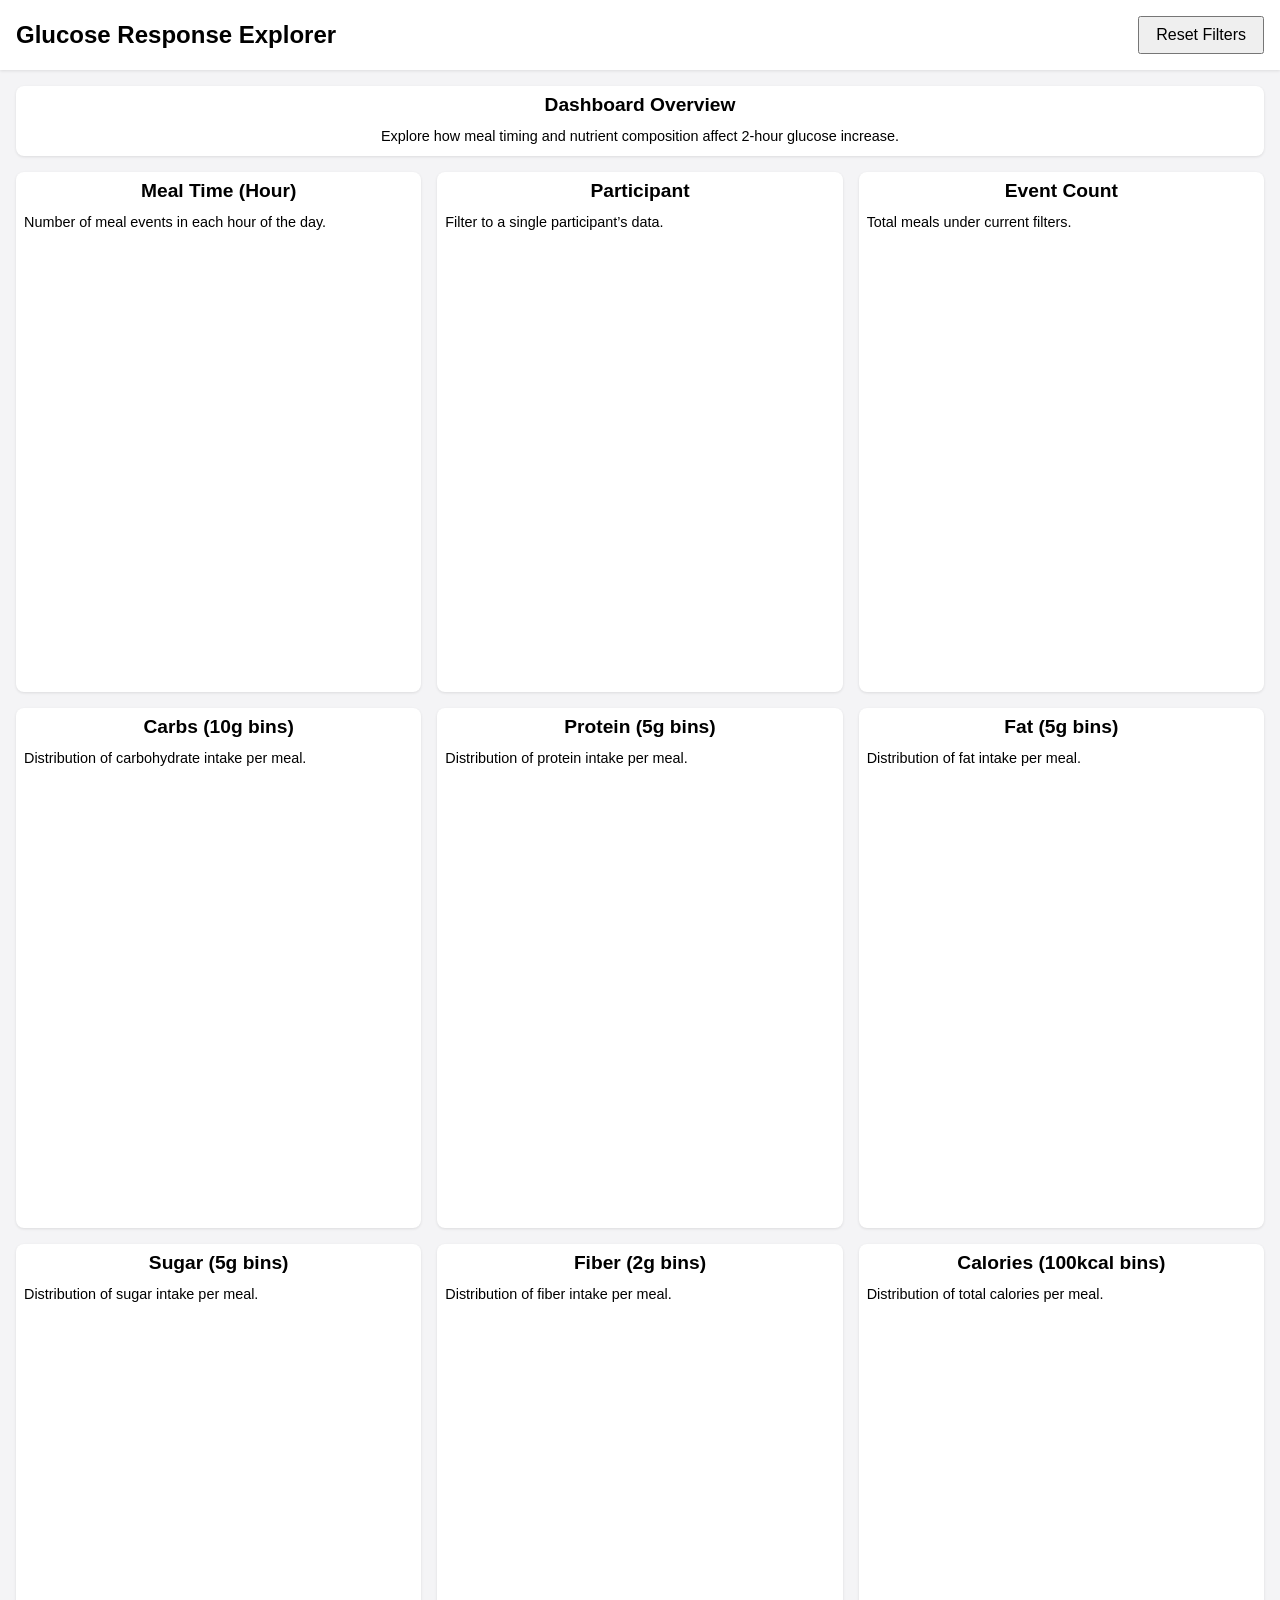
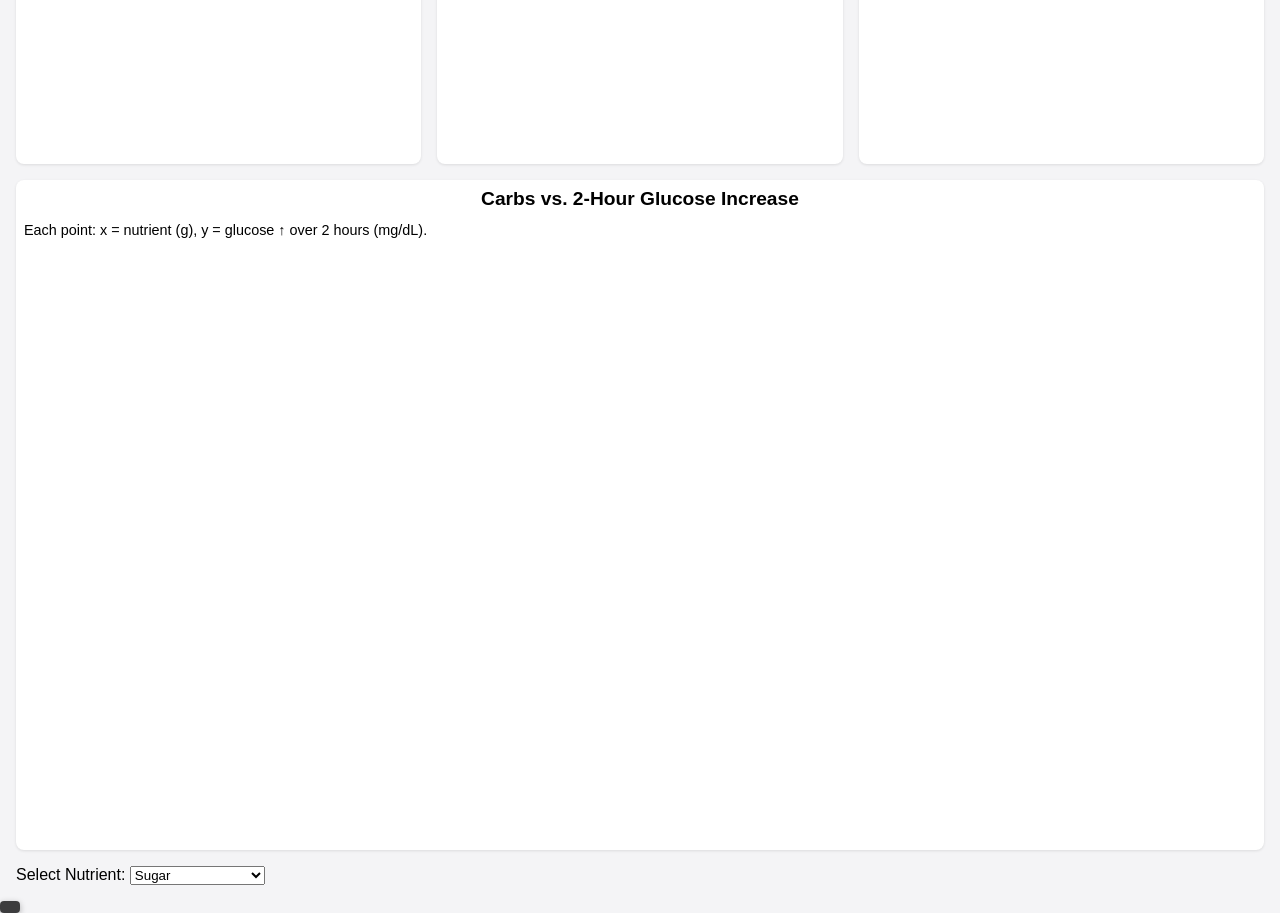
<file: DCS106/project3/1/index.html>
<!DOCTYPE html>
<html lang="en">
<head>
  <meta charset="UTF-8">
  <meta name="viewport" content="width=device-width, initial-scale=1.0">
  <title>Glucose Response Explorer</title>
  <link rel="stylesheet" href="styles.css">
</head>
<body>
  <header>
    <h1>Glucose Response Explorer</h1>
    <button id="reset-filters">Reset Filters</button>
  </header>

  <div id="charts">
    <div id="overview">
      <div class="chart">
        <h2>Dashboard Overview</h2>
        <p>Explore how meal timing and nutrient composition affect 2-hour glucose increase.</p>
      </div>
    </div>

    <div class="chart-row">
      <div id="time-histogram" class="chart">
        <h2>Meal Time (Hour)</h2>
        <p>Number of meal events in each hour of the day.</p>
        <div class="dc-chart"></div>
      </div>
      <div id="subject-select" class="chart">
        <h2>Participant</h2>
        <p>Filter to a single participant’s data.</p>
        <div class="dc-chart"></div>
      </div>
      <div id="total-count" class="chart">
        <h2>Event Count</h2>
        <p>Total meals under current filters.</p>
        <div class="dc-chart"></div>
      </div>
    </div>

    <div class="chart-row">
      <div id="carb-histogram" class="chart">
        <h2>Carbs (10g bins)</h2>
        <p>Distribution of carbohydrate intake per meal.</p>
        <div class="dc-chart"></div>
      </div>
      <div id="prot-histogram" class="chart">
        <h2>Protein (5g bins)</h2>
        <p>Distribution of protein intake per meal.</p>
        <div class="dc-chart"></div>
      </div>
      <div id="fat-histogram" class="chart">
        <h2>Fat (5g bins)</h2>
        <p>Distribution of fat intake per meal.</p>
        <div class="dc-chart"></div>
      </div>
    </div>

    <div class="chart-row">
      <div id="sugar-histogram" class="chart">
        <h2>Sugar (5g bins)</h2>
        <p>Distribution of sugar intake per meal.</p>
        <div class="dc-chart"></div>
      </div>
      <div id="fiber-histogram" class="chart">
        <h2>Fiber (2g bins)</h2>
        <p>Distribution of fiber intake per meal.</p>
        <div class="dc-chart"></div>
      </div>
      <div id="calorie-histogram" class="chart">
        <h2>Calories (100kcal bins)</h2>
        <p>Distribution of total calories per meal.</p>
        <div class="dc-chart"></div>
      </div>
    </div>

    <div class="chart-row">
      <div id="scatter-plot" class="chart large">
        <h2>Carbs vs. 2-Hour Glucose Increase</h2>
        <p>Each point: x = nutrient (g), y = glucose ↑ over 2 hours (mg/dL).</p>
        <div class="dc-chart"></div>
      </div>
    </div>

    <div>
      <label for="nutrientSelect">Select Nutrient: </label>
      <select id="nutrientSelect">
        <option value="sugar">Sugar</option>
        <option value="total_carb">Total Carbohydrate</option>
      </select>
    </div>
  </div>

  <div id="nutrient-tooltip" class="tooltip">
    <div id="tip-calorie"></div>
    <div id="tip-total_carb"></div>
    <div id="tip-dietary_fiber"></div>
    <div id="tip-sugar"></div>
    <div id="tip-protein"></div>
    <div id="tip-total_fat"></div>
    <div id="tip-grow_in_glu"></div>
  </div>

  <script src="https://d3js.org/d3.v7.min.js"></script>
  <script src="script.js"></script>
</body>
</html>
</file>
<file: DCS106/project3/1/styles.css>
body {
  font-family: sans-serif;
  margin: 0;
  padding: 0;
  background: #f4f4f6;
}

header {
  display: flex;
  align-items: center;
  padding: 1rem;
  background: #fff;
  box-shadow: 0 1px 3px rgba(0,0,0,0.1);
}
header h1 {
  flex: 1;
  margin: 0;
  font-size: 1.5rem;
}
#reset-filters {
  padding: 0.5rem 1rem;
  font-size: 1rem;
}

#charts {
  display: flex;
  flex-direction: column;
  gap: 1rem;
  padding: 1rem;
}
.chart-row {
  display: flex;
  gap: 1rem;
}
.chart {
  flex: 1;
  background: #fff;
  border-radius: 8px;
  box-shadow: 0 1px 3px rgba(0,0,0,0.1);
  padding: 0.5rem;
  display: flex;
  flex-direction: column;
}
.chart.large {
  flex: 2;
}
.chart h2 {
  margin: 0 0 0.5rem;
  font-size: 1.2rem;
  text-align: center;
}
.chart p {
  font-size: 0.9rem;
  margin: 0.25rem 0;
}

/* Center Overview & Insights */
#overview .chart,
#argument .chart {
  display: flex;
  justify-content: center;
  align-items: center;
  text-align: center;
}

.dc-chart {
  flex: 1;
  width: 100%;
  min-height: 450px;
}
.large .dc-chart {
  min-height: 600px;
}
#subject-select .dc-chart,
#total-count .dc-chart {
  display: flex;
  justify-content: center;
  align-items: center;
}

/* Tooltip styling */
.tooltip {
  position: absolute;
  background: rgba(0,0,0,0.75);
  color: #fff;
  padding: 6px 10px;
  border-radius: 4px;
  pointer-events: none;
  font-size: 0.85rem;
  box-shadow: 0 2px 6px rgba(0,0,0,0.3);
  line-height: 1.3;
  white-space: nowrap;
  z-index: 1000;
}
</file>
